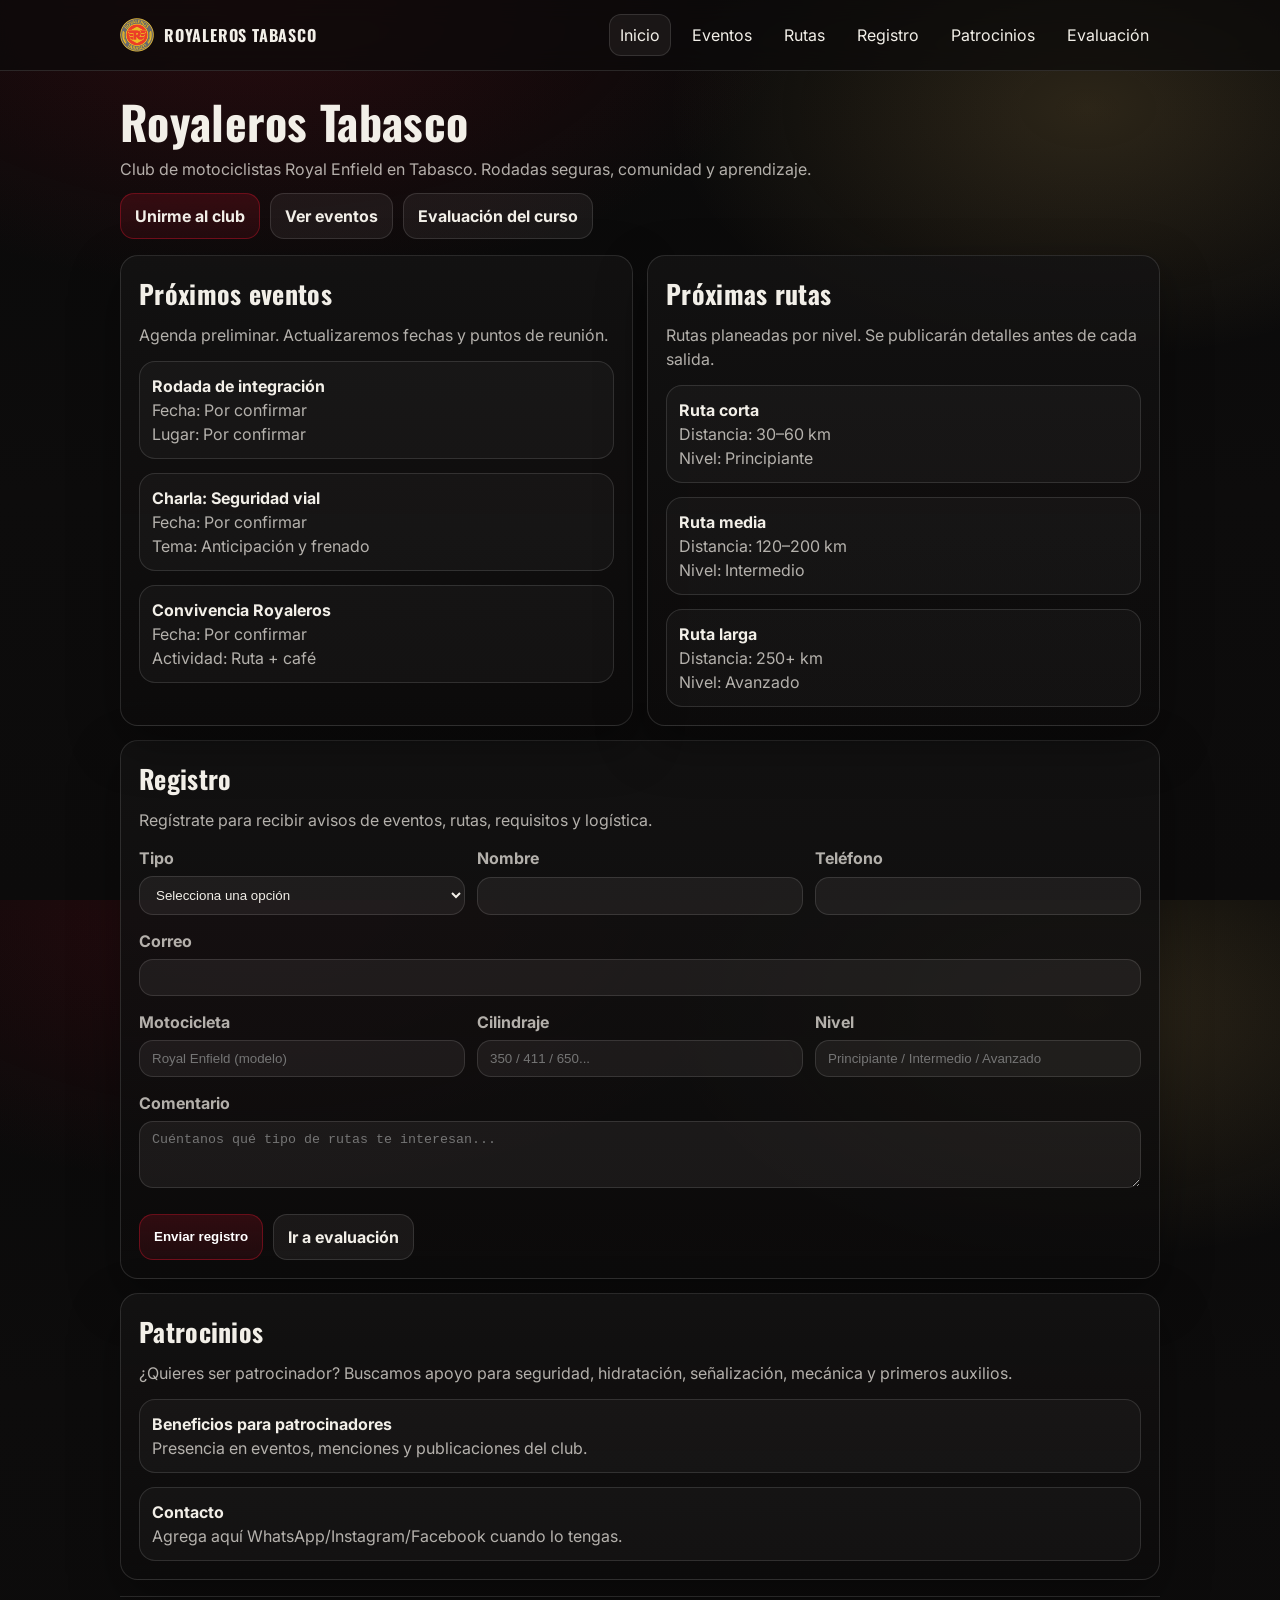
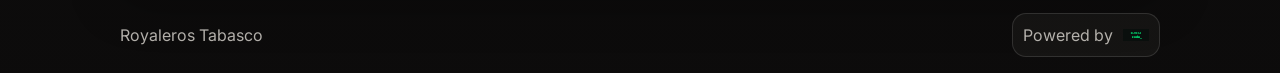
<file: index.html>
<!doctype html>
<html lang="es">
  <head>
    <meta charset="utf-8" />
    <meta name="viewport" content="width=device-width, initial-scale=1" />
    <title>Royaleros Tabasco</title>
    <link rel="stylesheet" href="style.css" />
  </head>
  <body>
    <header class="site-header">
      <div class="container">
        <a class="brand" href="index.html">
          <img class="logo" src="img/relogo.png" alt="Royaleros Tabasco" />
          <span>Royaleros Tabasco</span>
        </a>
        <nav class="nav">
          <a class="active" href="index.html">Inicio</a>
          <a href="#eventos">Eventos</a>
          <a href="#rutas">Rutas</a>
          <a href="#registro">Registro</a>
          <a href="#patrocinios">Patrocinios</a>
          <a href="evaluacion.html">Evaluación</a>
        </nav>
      </div>
    </header>

    <main class="container">
      <section class="hero">
        <h1>Royaleros Tabasco</h1>
        <p class="muted">
          Club de motociclistas Royal Enfield en Tabasco. Rodadas seguras, comunidad y aprendizaje.
        </p>
        <div class="actions">
          <a class="btn" href="#registro">Unirme al club</a>
          <a class="btn btn-secondary" href="#eventos">Ver eventos</a>
          <a class="btn btn-secondary" href="evaluacion.html">Evaluación del curso</a>
        </div>
      </section>

      <section class="grid-2">
        <section class="card" id="eventos">
          <h2>Próximos eventos</h2>
          <p class="muted">Agenda preliminar. Actualizaremos fechas y puntos de reunión.</p>
          <div class="form">
            <div class="q">
              <strong>Rodada de integración</strong>
              <div class="muted">Fecha: Por confirmar</div>
              <div class="muted">Lugar: Por confirmar</div>
            </div>
            <div class="q">
              <strong>Charla: Seguridad vial</strong>
              <div class="muted">Fecha: Por confirmar</div>
              <div class="muted">Tema: Anticipación y frenado</div>
            </div>
            <div class="q">
              <strong>Convivencia Royaleros</strong>
              <div class="muted">Fecha: Por confirmar</div>
              <div class="muted">Actividad: Ruta + café</div>
            </div>
          </div>
        </section>

        <section class="card" id="rutas">
          <h2>Próximas rutas</h2>
          <p class="muted">Rutas planeadas por nivel. Se publicarán detalles antes de cada salida.</p>
          <div class="form">
            <div class="q">
              <strong>Ruta corta</strong>
              <div class="muted">Distancia: 30–60 km</div>
              <div class="muted">Nivel: Principiante</div>
            </div>
            <div class="q">
              <strong>Ruta media</strong>
              <div class="muted">Distancia: 120–200 km</div>
              <div class="muted">Nivel: Intermedio</div>
            </div>
            <div class="q">
              <strong>Ruta larga</strong>
              <div class="muted">Distancia: 250+ km</div>
              <div class="muted">Nivel: Avanzado</div>
            </div>
          </div>
        </section>
      </section>

      <section class="card" id="registro" style="margin-top: 14px;">
        <h2>Registro</h2>
        <p class="muted">
          Regístrate para recibir avisos de eventos, rutas, requisitos y logística.
        </p>

        <form class="form" action="https://formspree.io/f/xqedgzde" method="post">
          <div class="grid">
            <label class="field">
              <span>Tipo</span>
              <select name="tipo" required>
                <option value="" selected disabled>Selecciona una opción</option>
                <option value="Motociclista">Motociclista</option>
                <option value="Patrocinador">Patrocinador</option>
                <option value="Aficionado">Aficionado</option>
              </select>
            </label>
            <label class="field">
              <span>Nombre</span>
              <input type="text" name="nombre" autocomplete="name" required />
            </label>
            <label class="field">
              <span>Teléfono</span>
              <input type="tel" name="telefono" autocomplete="tel" />
            </label>
          </div>
          <label class="field">
            <span>Correo</span>
            <input type="email" name="correo" autocomplete="email" />
          </label>
          <div class="grid">
            <label class="field">
              <span>Motocicleta</span>
              <input type="text" name="moto" placeholder="Royal Enfield (modelo)" />
            </label>
            <label class="field">
              <span>Cilindraje</span>
              <input type="text" name="cc" inputmode="numeric" placeholder="350 / 411 / 650..." />
            </label>
            <label class="field">
              <span>Nivel</span>
              <input type="text" name="nivel" placeholder="Principiante / Intermedio / Avanzado" />
            </label>
          </div>

          <label class="field">
            <span>Comentario</span>
            <textarea name="comentario" rows="3" placeholder="Cuéntanos qué tipo de rutas te interesan..."></textarea>
          </label>

          <label class="field" style="display:none">
            <span>Dejar en blanco</span>
            <input type="text" name="_gotcha" tabindex="-1" autocomplete="off" />
          </label>

          <div class="actions">
            <button class="btn" type="submit">Enviar registro</button>
            <a class="btn btn-secondary" href="evaluacion.html">Ir a evaluación</a>
          </div>
        </form>
      </section>

      <section class="card" id="patrocinios" style="margin-top: 14px;">
        <h2>Patrocinios</h2>
        <p class="muted">
          ¿Quieres ser patrocinador? Buscamos apoyo para seguridad, hidratación, señalización, mecánica y primeros auxilios.
        </p>
        <div class="form">
          <div class="q">
            <strong>Beneficios para patrocinadores</strong>
            <div class="muted">Presencia en eventos, menciones y publicaciones del club.</div>
          </div>
          <div class="q">
            <strong>Contacto</strong>
            <div class="muted">Agrega aquí WhatsApp/Instagram/Facebook cuando lo tengas.</div>
          </div>
        </div>
      </section>

      <footer class="site-footer">
        <div class="footer-inner">
          <span class="muted">Royaleros Tabasco</span>
          <a class="powered" href="https://olmecacode.pages.dev" target="_blank" rel="noopener noreferrer">
            <span class="muted">Powered by</span>
            <img class="powered-logo" src="img/logo.svg?v=3" alt="Olmeca Code" />
          </a>
        </div>
      </footer>
    </main>

    <script>
      const registroForm = document.querySelector('form[action="https://formspree.io/f/xqedgzde"]');

      function ensureHidden(form, name) {
        let el = form.querySelector(`input[type="hidden"][name="${CSS.escape(name)}"]`);
        if (!el) {
          el = document.createElement('input');
          el.type = 'hidden';
          el.name = name;
          form.appendChild(el);
        }
        return el;
      }

      function ensureHiddenTextArea(form, name) {
        let el = form.querySelector(`textarea[name="${CSS.escape(name)}"]`);
        if (!el) {
          el = document.createElement('textarea');
          el.name = name;
          el.setAttribute('hidden', '');
          form.appendChild(el);
        }
        return el;
      }

      registroForm?.addEventListener('submit', () => {
        const fd = new FormData(registroForm);
        const tipo = (fd.get('tipo') ?? '').toString().trim();
        const nombre = (fd.get('nombre') ?? '').toString().trim();
        const telefono = (fd.get('telefono') ?? '').toString().trim();
        const correo = (fd.get('correo') ?? '').toString().trim();
        const moto = (fd.get('moto') ?? '').toString().trim();
        const cc = (fd.get('cc') ?? '').toString().trim();
        const nivel = (fd.get('nivel') ?? '').toString().trim();
        const comentario = (fd.get('comentario') ?? '').toString().trim();

        ensureHidden('_subject').value = `Registro: ${nombre || 'Participante'}${tipo ? ` (${tipo})` : ''}`;

        const resumen =
          `REGISTRO – Royaleros Tabasco\n` +
          `Tipo: ${tipo || '(sin especificar)'}\n` +
          `Nombre: ${nombre || '(sin nombre)'}\n` +
          `Teléfono: ${telefono || '(sin teléfono)'}\n` +
          `Correo: ${correo || '(sin correo)'}\n` +
          `Motocicleta: ${moto || '(sin moto)'}\n` +
          `Cilindraje: ${cc || '(sin cc)'}\n` +
          `Nivel: ${nivel || '(sin nivel)'}\n\n` +
          `Comentario:\n${comentario || '(sin comentario)'}\n`;

        ensureHiddenTextArea(registroForm, 'resumen').value = resumen;
      });
    </script>
  </body>
</html>
</file>
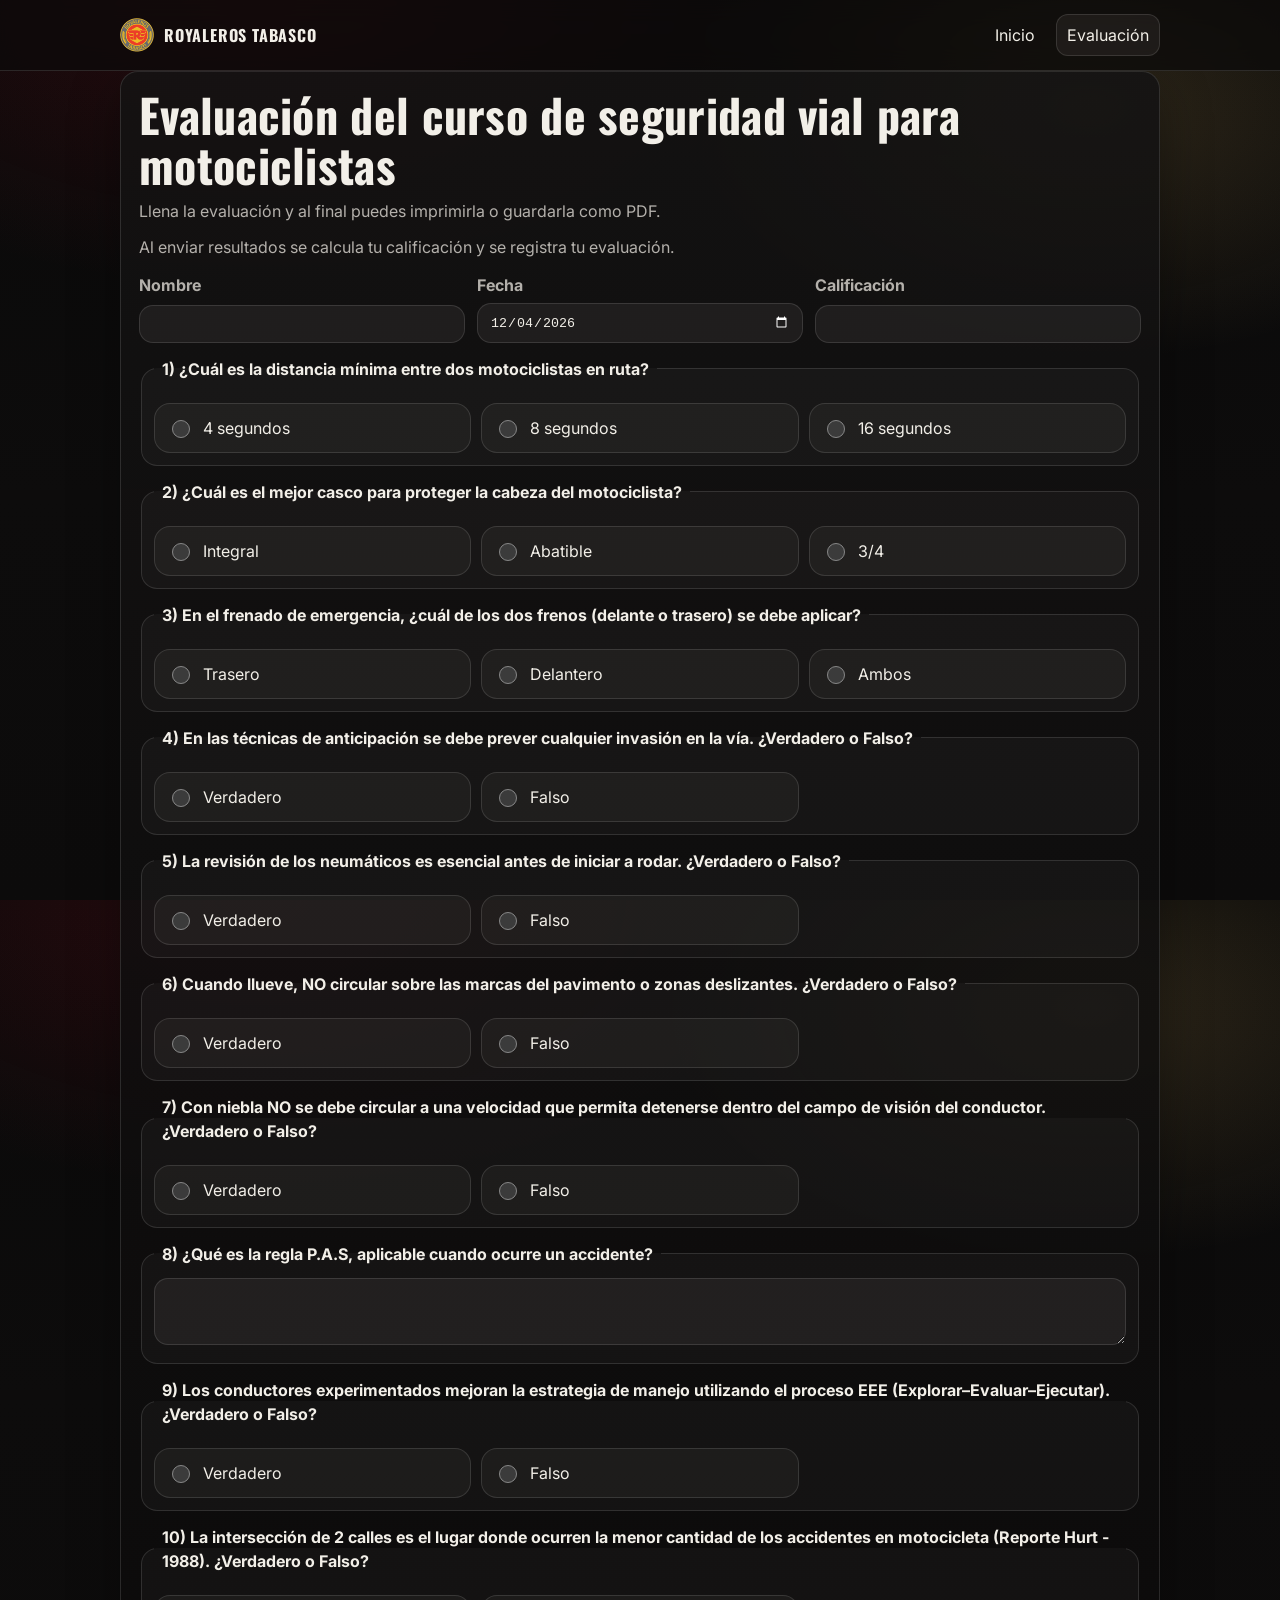
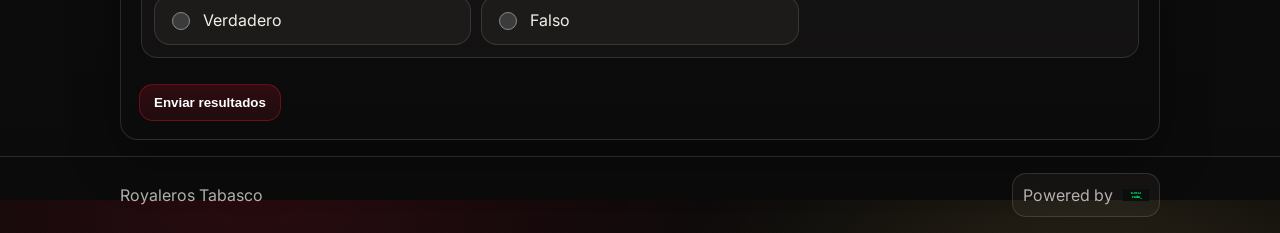
<file: evaluacion.html>
<!doctype html>
<html lang="es">
  <head>
    <meta charset="utf-8" />
    <meta name="viewport" content="width=device-width, initial-scale=1" />
    <title>Evaluación - Royaleros Tabasco</title>
    <link rel="stylesheet" href="style.css" />
  </head>
  <body>
    <header class="site-header">
      <div class="container">
        <a class="brand" href="index.html">
          <img class="logo" src="img/relogo.png" alt="Royaleros Tabasco" />
          <span>Royaleros Tabasco</span>
        </a>
        <nav class="nav">
          <a href="index.html">Inicio</a>
          <a class="active" href="evaluacion.html">Evaluación</a>
        </nav>
      </div>
    </header>

    <main class="container">
      <section class="card">
        <h1>Evaluación del curso de seguridad vial para motociclistas</h1>
        <p class="muted">
          Llena la evaluación y al final puedes imprimirla o guardarla como PDF.
        </p>
        <p class="muted">Al enviar resultados se calcula tu calificación y se registra tu evaluación.</p>

        <form class="form" id="evaluacion-form" action="https://formspree.io/f/xykdbgdw" method="post">
          <div class="grid">
            <label class="field">
              <span>Nombre</span>
              <input name="nombre" type="text" autocomplete="name" required />
            </label>
            <label class="field">
              <span>Fecha</span>
              <input name="fecha" id="fecha" type="date" required />
            </label>
            <label class="field">
              <span>Calificación</span>
              <input name="calificacion" id="calificacion" type="text" inputmode="numeric" readonly />
            </label>
          </div>

          <fieldset class="q">
            <legend>1) ¿Cuál es la distancia mínima entre dos motociclistas en ruta?</legend>
            <div class="choices">
              <label><input type="radio" name="p1" value="4" required /> 4 segundos</label>
              <label><input type="radio" name="p1" value="8" required /> 8 segundos</label>
              <label><input type="radio" name="p1" value="16" required /> 16 segundos</label>
            </div>
          </fieldset>

          <fieldset class="q">
            <legend>2) ¿Cuál es el mejor casco para proteger la cabeza del motociclista?</legend>
            <div class="choices">
              <label><input type="radio" name="p2" value="Integral" required /> Integral</label>
              <label><input type="radio" name="p2" value="Abatible" required /> Abatible</label>
              <label><input type="radio" name="p2" value="3/4" required /> 3/4</label>
            </div>
          </fieldset>

          <fieldset class="q">
            <legend>
              3) En el frenado de emergencia, ¿cuál de los dos frenos (delante o trasero) se debe aplicar?
            </legend>
            <div class="choices">
              <label><input type="radio" name="p3" value="Trasero" required /> Trasero</label>
              <label><input type="radio" name="p3" value="Delantero" required /> Delantero</label>
              <label><input type="radio" name="p3" value="Ambos" required /> Ambos</label>
            </div>
          </fieldset>

          <fieldset class="q">
            <legend>
              4) En las técnicas de anticipación se debe prever cualquier invasión en la vía. ¿Verdadero o Falso?
            </legend>
            <div class="choices">
              <label><input type="radio" name="p4" value="Verdadero" required /> Verdadero</label>
              <label><input type="radio" name="p4" value="Falso" required /> Falso</label>
            </div>
          </fieldset>

          <fieldset class="q">
            <legend>
              5) La revisión de los neumáticos es esencial antes de iniciar a rodar. ¿Verdadero o Falso?
            </legend>
            <div class="choices">
              <label><input type="radio" name="p5" value="Verdadero" required /> Verdadero</label>
              <label><input type="radio" name="p5" value="Falso" required /> Falso</label>
            </div>
          </fieldset>

          <fieldset class="q">
            <legend>
              6) Cuando llueve, NO circular sobre las marcas del pavimento o zonas deslizantes. ¿Verdadero o Falso?
            </legend>
            <div class="choices">
              <label><input type="radio" name="p6" value="Verdadero" required /> Verdadero</label>
              <label><input type="radio" name="p6" value="Falso" required /> Falso</label>
            </div>
          </fieldset>

          <fieldset class="q">
            <legend>
              7) Con niebla NO se debe circular a una velocidad que permita detenerse dentro del campo de visión del conductor.
              ¿Verdadero o Falso?
            </legend>
            <div class="choices">
              <label><input type="radio" name="p7" value="Verdadero" required /> Verdadero</label>
              <label><input type="radio" name="p7" value="Falso" required /> Falso</label>
            </div>
          </fieldset>

          <fieldset class="q">
            <legend>8) ¿Qué es la regla P.A.S, aplicable cuando ocurre un accidente?</legend>
            <textarea name="p8" rows="3" required></textarea>
          </fieldset>

          <fieldset class="q">
            <legend>
              9) Los conductores experimentados mejoran la estrategia de manejo utilizando el proceso EEE
              (Explorar–Evaluar–Ejecutar). ¿Verdadero o Falso?
            </legend>
            <div class="choices">
              <label><input type="radio" name="p9" value="Verdadero" required /> Verdadero</label>
              <label><input type="radio" name="p9" value="Falso" required /> Falso</label>
            </div>
          </fieldset>

          <fieldset class="q">
            <legend>
              10) La intersección de 2 calles es el lugar donde ocurren la menor cantidad de los accidentes en motocicleta
              (Reporte Hurt - 1988). ¿Verdadero o Falso?
            </legend>
            <div class="choices">
              <label><input type="radio" name="p10" value="Verdadero" required /> Verdadero</label>
              <label><input type="radio" name="p10" value="Falso" required /> Falso</label>
            </div>
          </fieldset>

          <div class="actions">
            <button type="submit" class="btn" id="btn-send">Enviar resultados</button>
          </div>
        </form>
      </section>
    </main>

    <script>
      const form = document.getElementById('evaluacion-form');
      const fechaInput = document.getElementById('fecha');
      const calificacionInput = document.getElementById('calificacion');

      if (fechaInput && !fechaInput.value) {
        const today = new Date();
        const yyyy = today.getFullYear();
        const mm = String(today.getMonth() + 1).padStart(2, '0');
        const dd = String(today.getDate()).padStart(2, '0');
        fechaInput.value = `${yyyy}-${mm}-${dd}`;
      }

      function computeScore(fd) {
        const answers = {
          p1: '4',
          p2: 'INTEGRAL',
          p3: 'AMBOS',
          p4: 'VERDADERO',
          p5: 'VERDADERO',
          p6: 'VERDADERO',
          p7: 'FALSO',
          p9: 'VERDADERO',
          p10: 'VERDADERO',
        };

        function normalize(s) {
          return (s ?? '')
            .toString()
            .trim()
            .toLowerCase()
            .normalize('NFD')
            .replace(/\p{Diacritic}/gu, '');
        }

        function normalizeVF(s) {
          const n = normalize(s);
          if (n === 'v' || n === 'verdadero') return 'VERDADERO';
          if (n === 'f' || n === 'falso') return 'FALSO';
          return n.toUpperCase();
        }

        let total = 0;
        let correct = 0;

        for (const key of Object.keys(answers)) {
          total += 1;
          const gotRaw = fd.get(key);
          const got = normalizeVF(gotRaw);
          const expected = normalizeVF(answers[key]);
          if (got === expected) correct += 1;
        }

        // P8: calificación por ideas clave
        total += 1;
        const p8 = normalize(fd.get('p8'));
        const groups = [
          ['pas'],
          ['proteger', 'protege', 'proteccion'],
          ['avisar', 'avisa', 'alertar', 'alerta', 'llamar', 'llama'],
          ['socorrer', 'socorro', 'auxiliar', 'auxilio', 'ayudar', 'ayuda'],
          ['911', 'emergencia', 'emergencias'],
          ['no poner en riesgo', 'sin ponerse en riesgo', 'no arriesgar', 'no arriesgarse', 'sin riesgo'],
        ];

        let hits = 0;
        for (const variants of groups) {
          if (variants.some((v) => p8.includes(v))) hits += 1;
        }

        // Regla: se considera correcta si menciona al menos 4 ideas clave
        if (hits >= 4) correct += 1;

        const percent = total ? Math.round((correct / total) * 100) : 0;
        return { correct, total, percent, p8Hits: hits, p8Groups: groups.length };
      }

      form?.addEventListener('submit', async (e) => {
        e.preventDefault();
        if (!form.reportValidity()) return;

        const fd = new FormData(form);
        const score = computeScore(fd);
        const calificacion = `${score.percent}% (${score.correct}/${score.total})`;

        if (calificacionInput) calificacionInput.value = calificacion;

        const aciertos = String(score.correct);
        const total = String(score.total);
        const p8AciertosClave = `${score.p8Hits}/${score.p8Groups}`;

        const ensureHidden = (name) => {
          let el = form.querySelector(`input[type="hidden"][name="${CSS.escape(name)}"]`);
          if (!el) {
            el = document.createElement('input');
            el.type = 'hidden';
            el.name = name;
            form.appendChild(el);
          }
          return el;
        };

        const ensureHiddenTextArea = (name) => {
          let el = form.querySelector(`textarea[name="${CSS.escape(name)}"]`);
          if (!el) {
            el = document.createElement('textarea');
            el.name = name;
            el.setAttribute('hidden', '');
            form.appendChild(el);
          }
          return el;
        };

        ensureHidden('aciertos').value = aciertos;
        ensureHidden('total').value = total;
        ensureHidden('p8_aciertos_clave').value = p8AciertosClave;

        const nombre = (fd.get('nombre') ?? '').toString().trim();
        const fecha = (fd.get('fecha') ?? '').toString().trim();

        const qa = [
          ['1) ¿Cuál es la distancia mínima entre dos motociclistas en ruta?', fd.get('p1')],
          ['2) ¿Cuál es el mejor casco para proteger la cabeza del motociclista?', fd.get('p2')],
          ['3) En el frenado de emergencia, ¿cuál de los dos frenos se debe aplicar?', fd.get('p3')],
          ['4) Técnicas de anticipación: prever cualquier invasión en la vía.', fd.get('p4')],
          ['5) Revisión de neumáticos antes de iniciar a rodar.', fd.get('p5')],
          ['6) Con lluvia: NO circular sobre marcas del pavimento o zonas deslizantes.', fd.get('p6')],
          ['7) Con niebla: NO circular a una velocidad que NO permita detenerse dentro del campo de visión.', fd.get('p7')],
          ['8) ¿Qué es la regla P.A.S, aplicable cuando ocurre un accidente?', fd.get('p8')],
          ['9) Proceso EEE (Explorar–Evaluar–Ejecutar).', fd.get('p9')],
          ['10) En intersecciones ocurre la menor cantidad de accidentes (Reporte Hurt - 1988).', fd.get('p10')],
        ];

        const resumen =
          `EVALUACIÓN – Royaleros Tabasco\n` +
          `Nombre: ${nombre}\n` +
          `Fecha: ${fecha}\n` +
          `Calificación: ${calificacion}\n` +
          `Aciertos: ${aciertos}/${total}\n` +
          `P8 ideas clave: ${p8AciertosClave}\n\n` +
          qa
            .map(([q, a]) => {
              const ans = (a ?? '').toString().trim();
              return `${q}\nRespuesta: ${ans || '(sin respuesta)'}\n`;
            })
            .join('\n');

        ensureHiddenTextArea('resumen').value = resumen;
        ensureHidden('_subject').value = `Evaluación: ${nombre || 'Participante'} – ${calificacion}`;

        form.submit();
      });
    </script>

    <footer class="site-footer">
      <div class="container">
        <div class="footer-inner">
          <span class="muted">Royaleros Tabasco</span>
          <a class="powered" href="https://olmecacode.pages.dev" target="_blank" rel="noopener noreferrer">
            <span class="muted">Powered by</span>
            <img class="powered-logo" src="img/logo.svg?v=3" alt="Olmeca Code" />
          </a>
        </div>
      </div>
    </footer>
  </body>
</html>
</file>
<file: style.css>
@import url('https://fonts.googleapis.com/css2?family=Oswald:wght@400;600;700&family=Inter:wght@400;600;700&display=swap');

:root {
  --re-black: #0c0b0b;
  --re-ink: #141313;
  --re-cream: #f2efe8;
  --re-paper: #fbfaf7;
  --re-red: #b11226;
  --re-gold: #caa45a;
  --re-line: rgba(255, 255, 255, 0.12);
  --re-line-dark: rgba(12, 11, 11, 0.12);
  --re-muted: rgba(242, 239, 232, 0.72);
  --shadow: 0 18px 50px rgba(0, 0, 0, 0.35);
  color-scheme: dark;
}

* { box-sizing: border-box; }

html, body { height: 100%; }

body {
  margin: 0;
  font-family: Inter, ui-sans-serif, system-ui, -apple-system, Segoe UI, Roboto, Arial;
  background:
    radial-gradient(900px 480px at 20% 0%, rgba(177, 18, 38, 0.18), transparent 60%),
    radial-gradient(700px 420px at 85% 12%, rgba(202, 164, 90, 0.18), transparent 60%),
    linear-gradient(180deg, #090909 0%, #0d0c0c 55%, #0c0b0b 100%);
  color: var(--re-cream);
  line-height: 1.5;
}

a { color: inherit; text-decoration: none; }
a:hover { text-decoration: underline; }

.container {
  width: min(1040px, calc(100% - 32px));
  margin: 0 auto;
}

@media (max-width: 520px) {
  .container {
    width: calc(100% - 24px);
  }
}

/* Header */
.site-header {
  position: sticky;
  top: 0;
  z-index: 10;
  background: rgba(12, 11, 11, 0.72);
  backdrop-filter: blur(12px);
  border-bottom: 1px solid var(--re-line);
}

.site-header .container {
  display: flex;
  align-items: center;
  justify-content: space-between;
  gap: 16px;
  padding: 14px 0;
}

@media (max-width: 520px) {
  .site-header .container {
    padding: 10px 0;
    gap: 10px;
  }
}

.brand {
  display: inline-flex;
  align-items: center;
  gap: 10px;
  font-family: Oswald, Inter, system-ui;
  font-weight: 700;
  letter-spacing: 0.8px;
  text-transform: uppercase;
}

.logo {
  width: 34px;
  height: 34px;
  object-fit: contain;
  border-radius: 10px;
}

@media (max-width: 520px) {
  .logo {
    width: 30px;
    height: 30px;
  }
}

.nav {
  display: flex;
  gap: 10px;
  flex-wrap: wrap;
}

@media (max-width: 520px) {
  .nav {
    gap: 6px;
  }

  .nav a {
    padding: 7px 9px;
  }
}

.nav a {
  padding: 8px 10px;
  border-radius: 12px;
  border: 1px solid transparent;
}

.nav a.active,
.nav a:hover {
  border-color: var(--re-line);
  background: rgba(242, 239, 232, 0.06);
  text-decoration: none;
}

/* Headings */
h1, h2, h3 {
  font-family: Oswald, Inter, system-ui;
  letter-spacing: 0.3px;
}

h1 {
  font-size: clamp(30px, 4vw, 46px);
  line-height: 1.08;
  margin: 0 0 10px;
}

h2 {
  margin: 0 0 10px;
  font-size: 26px;
}

p { margin: 0 0 12px; }

.muted { color: var(--re-muted); }

/* Layout sections */
.hero {
  padding: 26px 0 16px;
}

.card {
  background: linear-gradient(180deg, rgba(20, 19, 19, 0.86), rgba(12, 11, 11, 0.82));
  border: 1px solid var(--re-line);
  border-radius: 18px;
  padding: 18px;
  box-shadow: var(--shadow);
}

.grid-2 {
  display: grid;
  grid-template-columns: repeat(2, minmax(0, 1fr));
  gap: 14px;
}

@media (max-width: 760px) {
  .grid-2 { grid-template-columns: 1fr; }
}

/* Buttons */
.btn {
  display: inline-flex;
  align-items: center;
  justify-content: center;
  gap: 10px;
  padding: 10px 14px;
  border-radius: 14px;
  font-weight: 700;
  border: 1px solid rgba(177, 18, 38, 0.5);
  background: linear-gradient(180deg, rgba(177, 18, 38, 0.22), rgba(177, 18, 38, 0.12));
  cursor: pointer;
}

.btn:hover { filter: brightness(1.07); text-decoration: none; }

.btn-secondary {
  border-color: var(--re-line);
  background: rgba(242, 239, 232, 0.06);
}

.actions {
  display: flex;
  gap: 10px;
  flex-wrap: wrap;
  margin-top: 12px;
}

@media (max-width: 520px) {
  .actions {
    display: grid;
    grid-template-columns: 1fr;
  }

  .btn {
    width: 100%;
  }
}

/* Forms */
.form {
  display: grid;
  gap: 14px;
  margin-top: 14px;
}

.grid {
  display: grid;
  grid-template-columns: repeat(3, minmax(0, 1fr));
  gap: 12px;
}

@media (max-width: 860px) {
  .grid { grid-template-columns: 1fr; }
}

.field {
  display: grid;
  gap: 6px;
}

.field span {
  font-weight: 700;
  color: var(--re-muted);
}

input,
select,
textarea {
  width: 100%;
  padding: 10px 12px;
  border-radius: 14px;
  border: 1px solid var(--re-line);
  background: rgba(242, 239, 232, 0.06);
  color: var(--re-cream);
  outline: none;
}

textarea { resize: vertical; min-height: 48px; }

@media (max-width: 520px) {
  textarea {
    min-height: 84px;
  }
}

input:focus,
select:focus,
textarea:focus {
  border-color: rgba(202, 164, 90, 0.7);
  box-shadow: 0 0 0 3px rgba(202, 164, 90, 0.16);
}

/* Question blocks */
.q {
  border: 1px solid var(--re-line);
  border-radius: 16px;
  padding: 12px;
  background: rgba(242, 239, 232, 0.03);
}

.q legend {
  padding: 0 8px;
  font-weight: 700;
  color: var(--re-cream);
}

.choices {
  display: grid;
  grid-template-columns: repeat(3, minmax(0, 1fr));
  gap: 10px;
  padding-top: 10px;
}

.choices label {
  display: flex;
  gap: 10px;
  align-items: center;
  justify-content: flex-start;
  padding: 12px 12px;
  border: 1px solid var(--re-line);
  border-radius: 16px;
  background: rgba(242, 239, 232, 0.04);
  min-height: 48px;
  user-select: none;
}

.choices input[type="radio"] {
  width: 18px;
  height: 18px;
}

@media (max-width: 860px) {
  .choices {
    grid-template-columns: repeat(2, minmax(0, 1fr));
  }
}

@media (max-width: 520px) {
  .card {
    padding: 14px;
    border-radius: 16px;
  }

  .hero {
    padding: 18px 0 10px;
  }

  .choices {
    grid-template-columns: 1fr;
  }

  .q {
    padding: 10px;
  }

  .q legend {
    font-size: 15px;
  }
}

/* Footer */
footer { border-top: 1px solid var(--re-line); }

.site-footer {
  margin-top: 16px;
  padding: 16px 0;
}

.footer-inner {
  display: flex;
  align-items: center;
  justify-content: space-between;
  gap: 12px;
}

.powered {
  display: inline-flex;
  align-items: center;
  gap: 10px;
  padding: 8px 10px;
  border-radius: 14px;
  border: 1px solid var(--re-line);
  background: rgba(242, 239, 232, 0.04);
}

.powered:hover { text-decoration: none; filter: brightness(1.06); }

.powered-logo {
  width: 26px;
  height: 26px;
  object-fit: contain;
}

@media (max-width: 520px) {
  .footer-inner {
    flex-direction: column;
    align-items: flex-start;
  }
}

/* Print styles */
@media print {
  :root {
    color-scheme: light;
  }

  body {
    background: #ffffff;
    color: #111827;
  }

  .site-header,
  .actions,
  .nav {
    display: none !important;
  }

  .container { width: 100%; margin: 0; }

  .card {
    box-shadow: none;
    background: #ffffff;
    border-color: #d1d5db;
  }

  input,
  textarea {
    background: #ffffff;
    color: #111827;
    border-color: #d1d5db;
  }

  .muted { color: #374151; }
}
</file>
